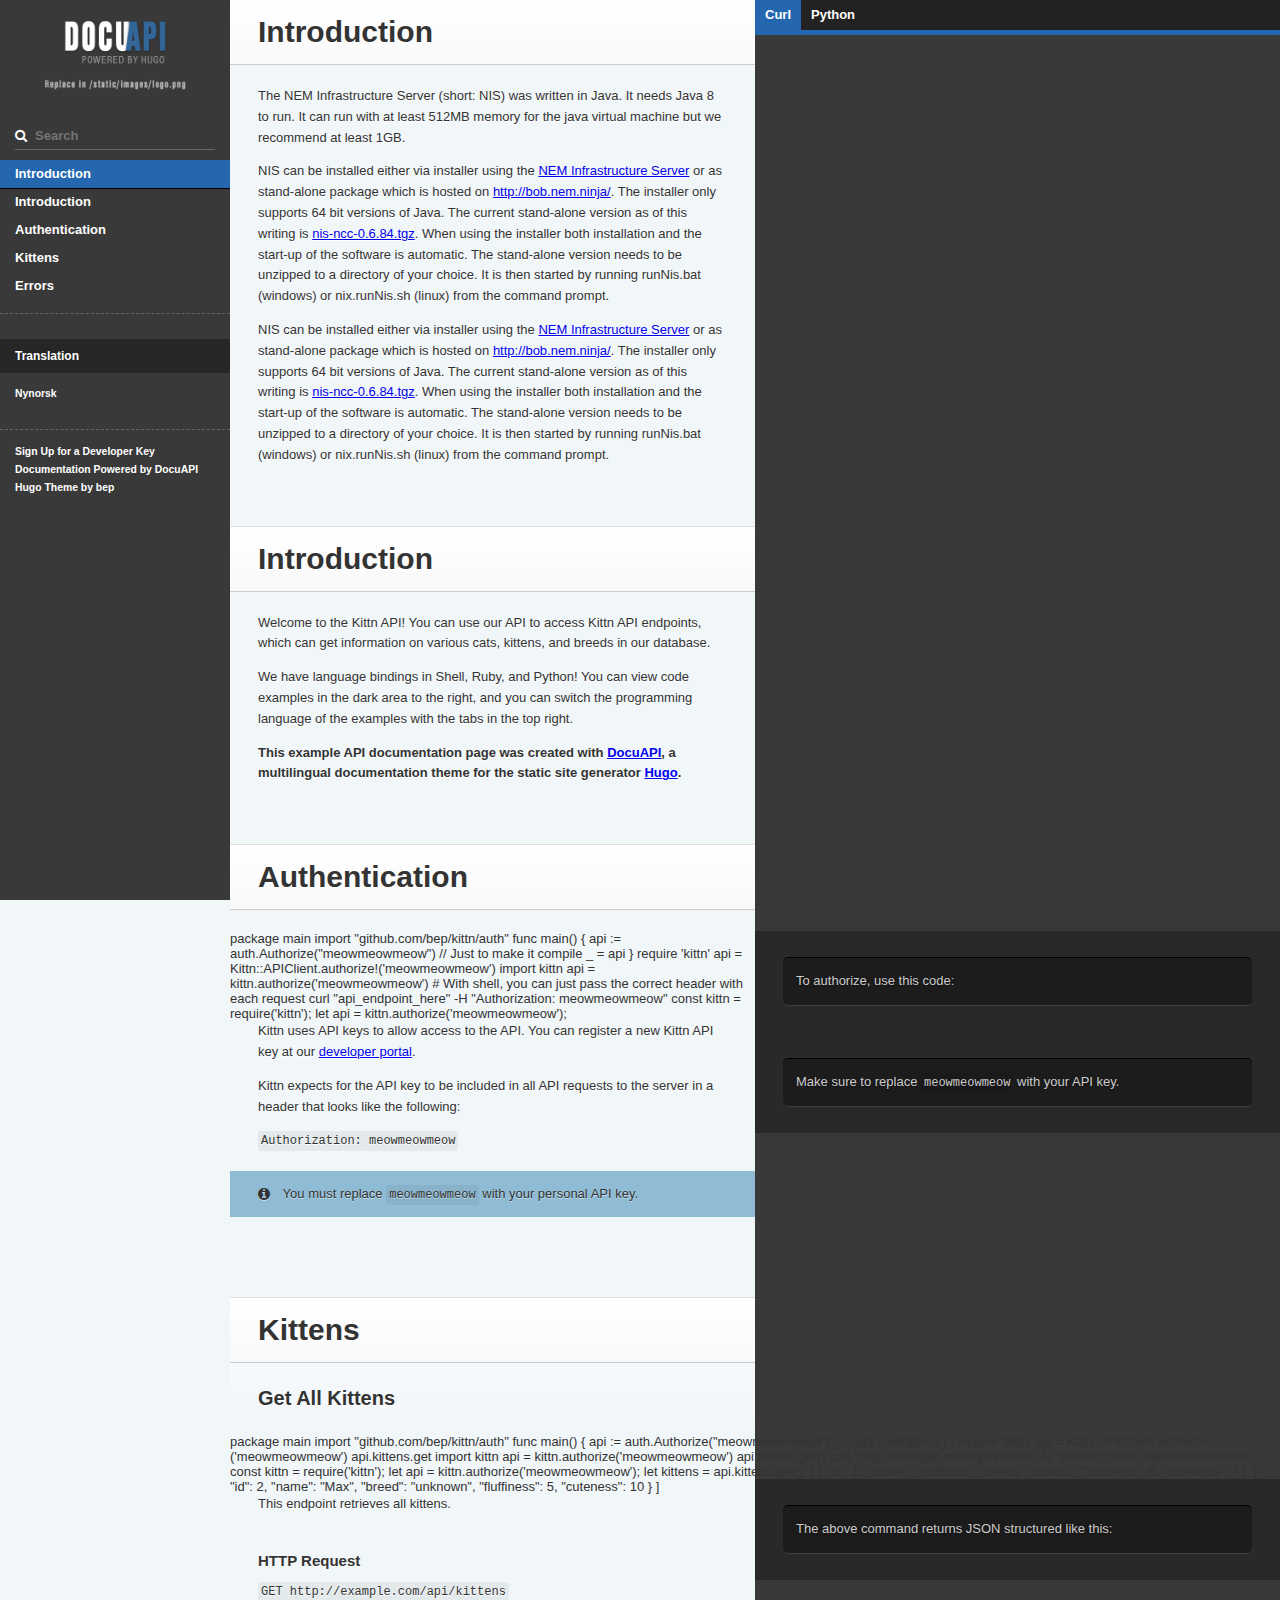
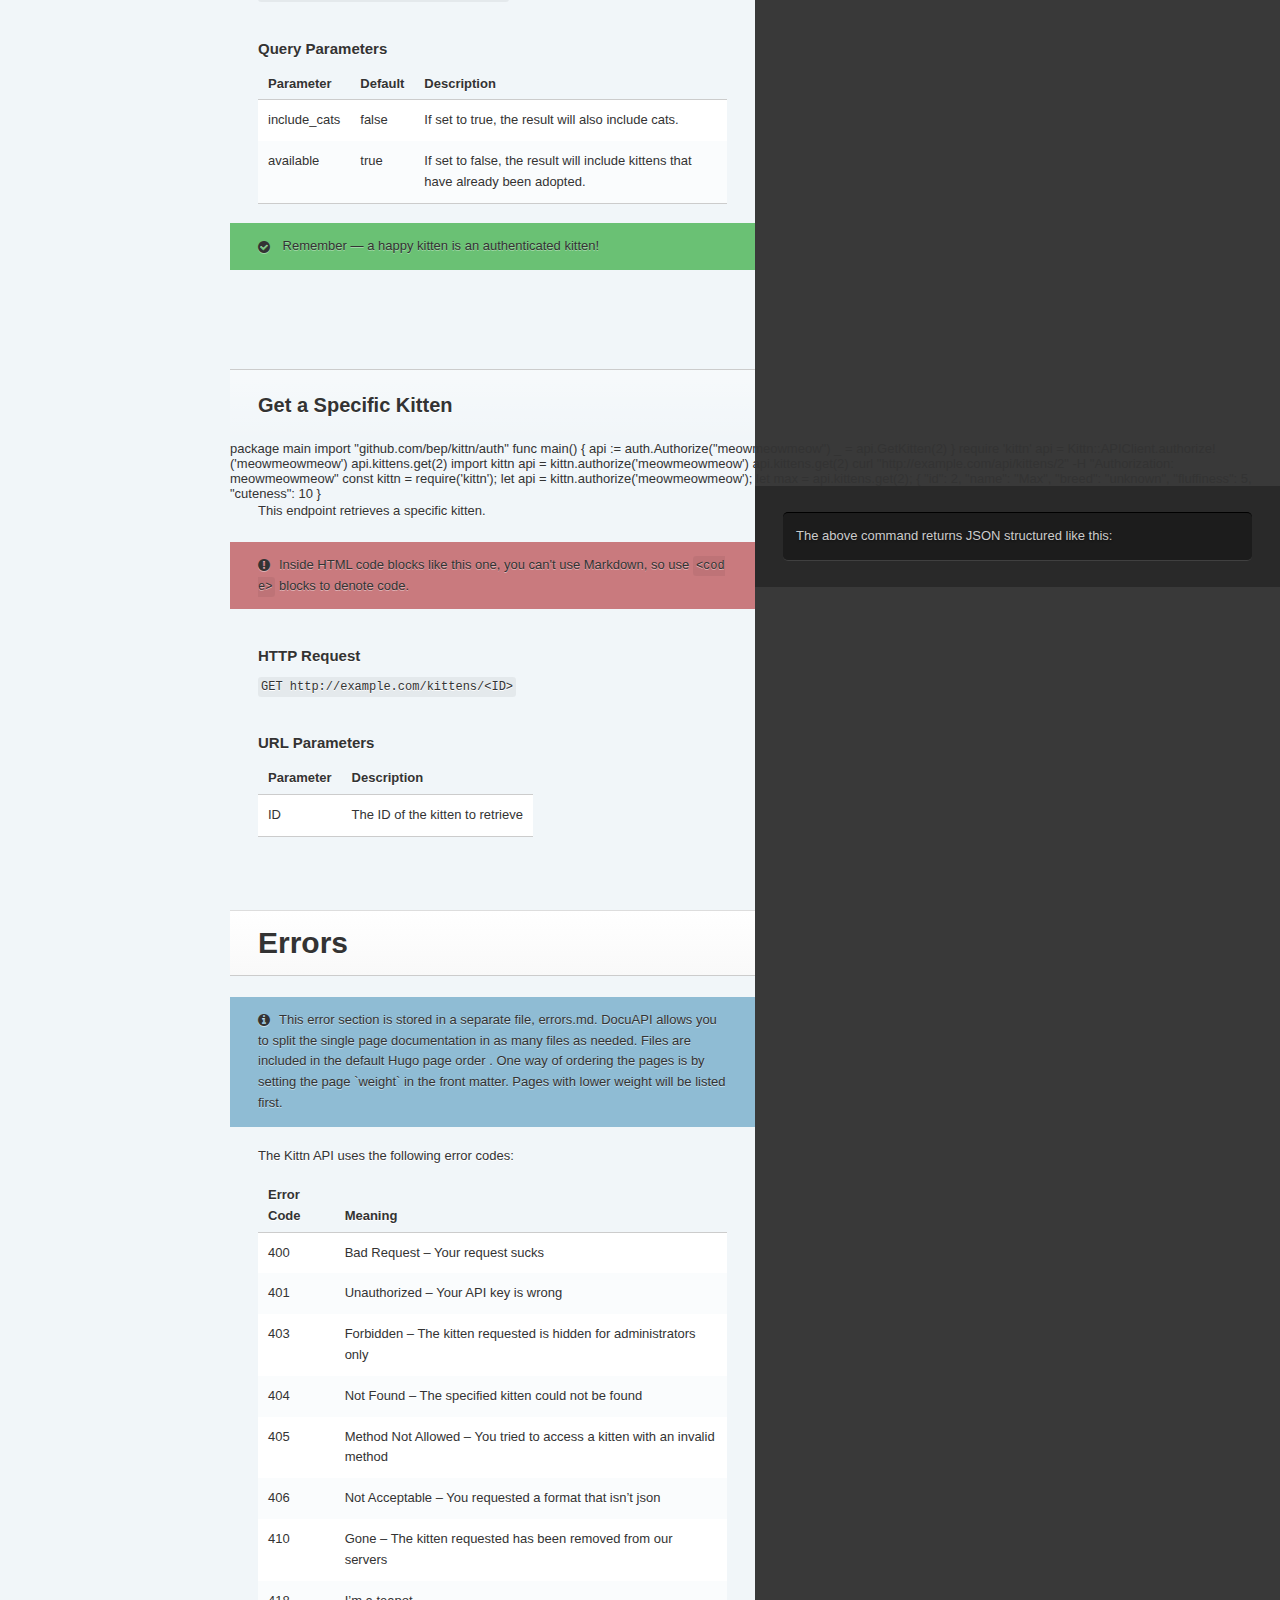
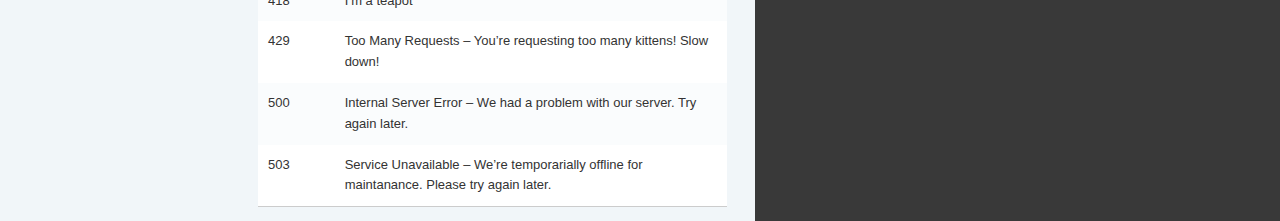
<file: index.html>
<!doctype html>
<html>
<head>
	<meta name="generator" content="Hugo 0.21" />
    <meta charset="utf-8">
    <meta content="IE=edge,chrome=1" http-equiv="X-UA-Compatible">
    <meta name="viewport" content="width=device-width, initial-scale=1, maximum-scale=1">
    <title>DocuAPI Example Site</title>
    <link href='slate/stylesheets/monokai.css' rel="stylesheet" media="screen" />
<link href='slate/stylesheets/screen.css' rel="stylesheet" media="screen" />
<link href='slate/stylesheets/print.css' rel="stylesheet" media="print" />

    
<script src='slate/javascripts/all.js'></script>

    
</head>
<body class="index" data-languages="[ &#34;curl&#34; ,  &#34;python&#34; ]">
    <a href="#" id="nav-button">
        <span>
        NAV
        <img src='slate/images/navbar.png'/>
      </span>
    </a>
    <div class="tocify-wrapper">
        <img src='images/logo.png' />
        
        <div class="lang-selector">
            
            <a href="#" data-language-name="curl">Curl</a>
            
            <a href="#" data-language-name="python">Python</a>
            
        </div>
         
        
        <div class="search">
            <input type="text" class="search" id="input-search" placeholder='Search'>
        </div>
        <ul class="search-results"></ul>
        
        <div id="toc">
        </div>
        
        <div class="toc-footer">
            <h3 class="translations-title">Translation</h3> 
            
<ul>
    
        <li><a href="http://docuapi.com/nn/">Nynorsk</a></li>
    
</ul>


        </div>
         
        
        <ul class="toc-footer">
            
            <li><a href='#'>Sign Up for a Developer Key</a></li>
            
            <li>Documentation Powered by <a href="https://github.com/bep/docuapi" target="_blank">DocuAPI</a></li>
            
            <li>Hugo Theme by <a href="https://github.com/bep" target="_blank">bep</a></li>
            
        </ul>
        
    </div>
    <div class="page-wrapper">
        <div class="dark-box"></div>
        <div class="content">
            
    
        

<h1 id="introduction">Introduction</h1>

<p>The NEM Infrastructure Server (short: NIS) was written in Java. It needs Java 8 to run. It can run with at least 512MB memory for the java virtual machine but we recommend at least 1GB.</p>

    
        <p>NIS can be installed either via installer using the <a href="http://bob.nem.ninja/installer/" target="_blank">NEM Infrastructure Server</a> or as stand-alone package which is hosted on <a href="http://bob.nem.ninja/" target="_blank">http://bob.nem.ninja/</a>. The installer only supports 64 bit versions of Java. The current stand-alone version as of this writing is <a href="http://bob.nem.ninja/nis-ncc-0.6.84.tgz" target="_blank">nis-ncc-0.6.84.tgz</a>. When using the installer both installation and the start-up of the software is automatic. The stand-alone version needs to be unzipped to a directory of your choice. It is then started by running runNis.bat (windows) or nix.runNis.sh (linux) from the command prompt.</p>

    
        <p>NIS can be installed either via installer using the <a href="http://bob.nem.ninja/installer/" target="_blank">NEM Infrastructure Server</a> or as stand-alone package which is hosted on <a href="http://bob.nem.ninja/" target="_blank">http://bob.nem.ninja/</a>. The installer only supports 64 bit versions of Java. The current stand-alone version as of this writing is <a href="http://bob.nem.ninja/nis-ncc-0.6.84.tgz" target="_blank">nis-ncc-0.6.84.tgz</a>. When using the installer both installation and the start-up of the software is automatic. The stand-alone version needs to be unzipped to a directory of your choice. It is then started by running runNis.bat (windows) or nix.runNis.sh (linux) from the command prompt.</p>

    
        

<h1 id="introduction">Introduction</h1>

<p>Welcome to the Kittn API! You can use our API to access Kittn API endpoints, which can get information on various cats, kittens, and breeds in our database.</p>

<p>We have language bindings in Shell, Ruby, and Python! You can view code examples in the dark area to the right, and you can switch the programming language of the examples with the tabs in the top right.</p>

<p><strong>This example API documentation page was created with <a href="https://github.com/bep/docuapi/" target="_blank">DocuAPI</a>, a multilingual documentation theme for the static site generator <a href="http://gohugo.io/" target="_blank">Hugo</a>.</strong></p>

<h1 id="authentication">Authentication</h1>

<blockquote>
<p>To authorize, use this code:</p>
</blockquote>
package main

import "github.com/bep/kittn/auth"

func main() {
	api := auth.Authorize("meowmeowmeow")

	// Just to make it compile
	_ = api
}
require 'kittn'

api = Kittn::APIClient.authorize!('meowmeowmeow')
import kittn

api = kittn.authorize('meowmeowmeow')
# With shell, you can just pass the correct header with each request
curl "api_endpoint_here"
  -H "Authorization: meowmeowmeow"
const kittn = require('kittn');

let api = kittn.authorize('meowmeowmeow');

<blockquote>
<p>Make sure to replace <code>meowmeowmeow</code> with your API key.</p>
</blockquote>

<p>Kittn uses API keys to allow access to the API. You can register a new Kittn API key at our <a href="http://example.com/developers" target="_blank">developer portal</a>.</p>

<p>Kittn expects for the API key to be included in all API requests to the server in a header that looks like the following:</p>

<p><code>Authorization: meowmeowmeow</code></p>

<aside class="notice">
You must replace <code>meowmeowmeow</code> with your personal API key.
</aside>

<h1 id="kittens">Kittens</h1>

<h2 id="get-all-kittens">Get All Kittens</h2>
package main

import "github.com/bep/kittn/auth"

func main() {
	api := auth.Authorize("meowmeowmeow")

	_ = api.GetKittens()
}
require 'kittn'

api = Kittn::APIClient.authorize!('meowmeowmeow')
api.kittens.get
import kittn

api = kittn.authorize('meowmeowmeow')
api.kittens.get()
curl "http://example.com/api/kittens"
  -H "Authorization: meowmeowmeow"
const kittn = require('kittn');

let api = kittn.authorize('meowmeowmeow');
let kittens = api.kittens.get();

<blockquote>
<p>The above command returns JSON structured like this:</p>
</blockquote>
[
  {
    "id": 1,
    "name": "Fluffums",
    "breed": "calico",
    "fluffiness": 6,
    "cuteness": 7
  },
  {
    "id": 2,
    "name": "Max",
    "breed": "unknown",
    "fluffiness": 5,
    "cuteness": 10
  }
]

<p>This endpoint retrieves all kittens.</p>

<h3 id="http-request">HTTP Request</h3>

<p><code>GET http://example.com/api/kittens</code></p>

<h3 id="query-parameters">Query Parameters</h3>

<table>
<thead>
<tr>
<th>Parameter</th>
<th>Default</th>
<th>Description</th>
</tr>
</thead>

<tbody>
<tr>
<td>include_cats</td>
<td>false</td>
<td>If set to true, the result will also include cats.</td>
</tr>

<tr>
<td>available</td>
<td>true</td>
<td>If set to false, the result will include kittens that have already been adopted.</td>
</tr>
</tbody>
</table>

<aside class="success">
Remember — a happy kitten is an authenticated kitten!
</aside>

<h2 id="get-a-specific-kitten">Get a Specific Kitten</h2>
package main

import "github.com/bep/kittn/auth"

func main() {
	api := auth.Authorize("meowmeowmeow")

	_ = api.GetKitten(2)
}
require 'kittn'

api = Kittn::APIClient.authorize!('meowmeowmeow')
api.kittens.get(2)
import kittn

api = kittn.authorize('meowmeowmeow')
api.kittens.get(2)
curl "http://example.com/api/kittens/2"
  -H "Authorization: meowmeowmeow"
const kittn = require('kittn');

let api = kittn.authorize('meowmeowmeow');
let max = api.kittens.get(2);

<blockquote>
<p>The above command returns JSON structured like this:</p>
</blockquote>
{
  "id": 2,
  "name": "Max",
  "breed": "unknown",
  "fluffiness": 5,
  "cuteness": 10
}

<p>This endpoint retrieves a specific kitten.</p>

<aside class="warning">Inside HTML code blocks like this one, you can't use Markdown, so use <code>&lt;code&gt;</code> blocks to denote code.</aside>

<h3 id="http-request-1">HTTP Request</h3>

<p><code>GET http://example.com/kittens/&lt;ID&gt;</code></p>

<h3 id="url-parameters">URL Parameters</h3>

<table>
<thead>
<tr>
<th>Parameter</th>
<th>Description</th>
</tr>
</thead>

<tbody>
<tr>
<td>ID</td>
<td>The ID of the kitten to retrieve</td>
</tr>
</tbody>
</table>

    
        

<h1 id="errors">Errors</h1>

<aside class="notice">This error section is stored in a separate file, errors.md. DocuAPI allows you to split the single page documentation in as many files as needed. Files are included in the  default Hugo page order . One way of ordering the pages is by setting the page `weight` in the front matter. Pages with lower weight will be listed first.</aside>

<p>The Kittn API uses the following error codes:</p>

<table>
<thead>
<tr>
<th>Error Code</th>
<th>Meaning</th>
</tr>
</thead>

<tbody>
<tr>
<td>400</td>
<td>Bad Request &ndash; Your request sucks</td>
</tr>

<tr>
<td>401</td>
<td>Unauthorized &ndash; Your API key is wrong</td>
</tr>

<tr>
<td>403</td>
<td>Forbidden &ndash; The kitten requested is hidden for administrators only</td>
</tr>

<tr>
<td>404</td>
<td>Not Found &ndash; The specified kitten could not be found</td>
</tr>

<tr>
<td>405</td>
<td>Method Not Allowed &ndash; You tried to access a kitten with an invalid method</td>
</tr>

<tr>
<td>406</td>
<td>Not Acceptable &ndash; You requested a format that isn&rsquo;t json</td>
</tr>

<tr>
<td>410</td>
<td>Gone &ndash; The kitten requested has been removed from our servers</td>
</tr>

<tr>
<td>418</td>
<td>I&rsquo;m a teapot</td>
</tr>

<tr>
<td>429</td>
<td>Too Many Requests &ndash; You&rsquo;re requesting too many kittens! Slow down!</td>
</tr>

<tr>
<td>500</td>
<td>Internal Server Error &ndash; We had a problem with our server. Try again later.</td>
</tr>

<tr>
<td>503</td>
<td>Service Unavailable &ndash; We&rsquo;re temporarially offline for maintanance. Please try again later.</td>
</tr>
</tbody>
</table>

    

        </div>
        <div class="dark-box">
            
            <div class="lang-selector">
                
                <a href="#" data-language-name="curl">Curl</a>
                
                <a href="#" data-language-name="python">Python</a>
                
            </div>
            
        </div>
    </div>
    
</body>
</html>
</file>
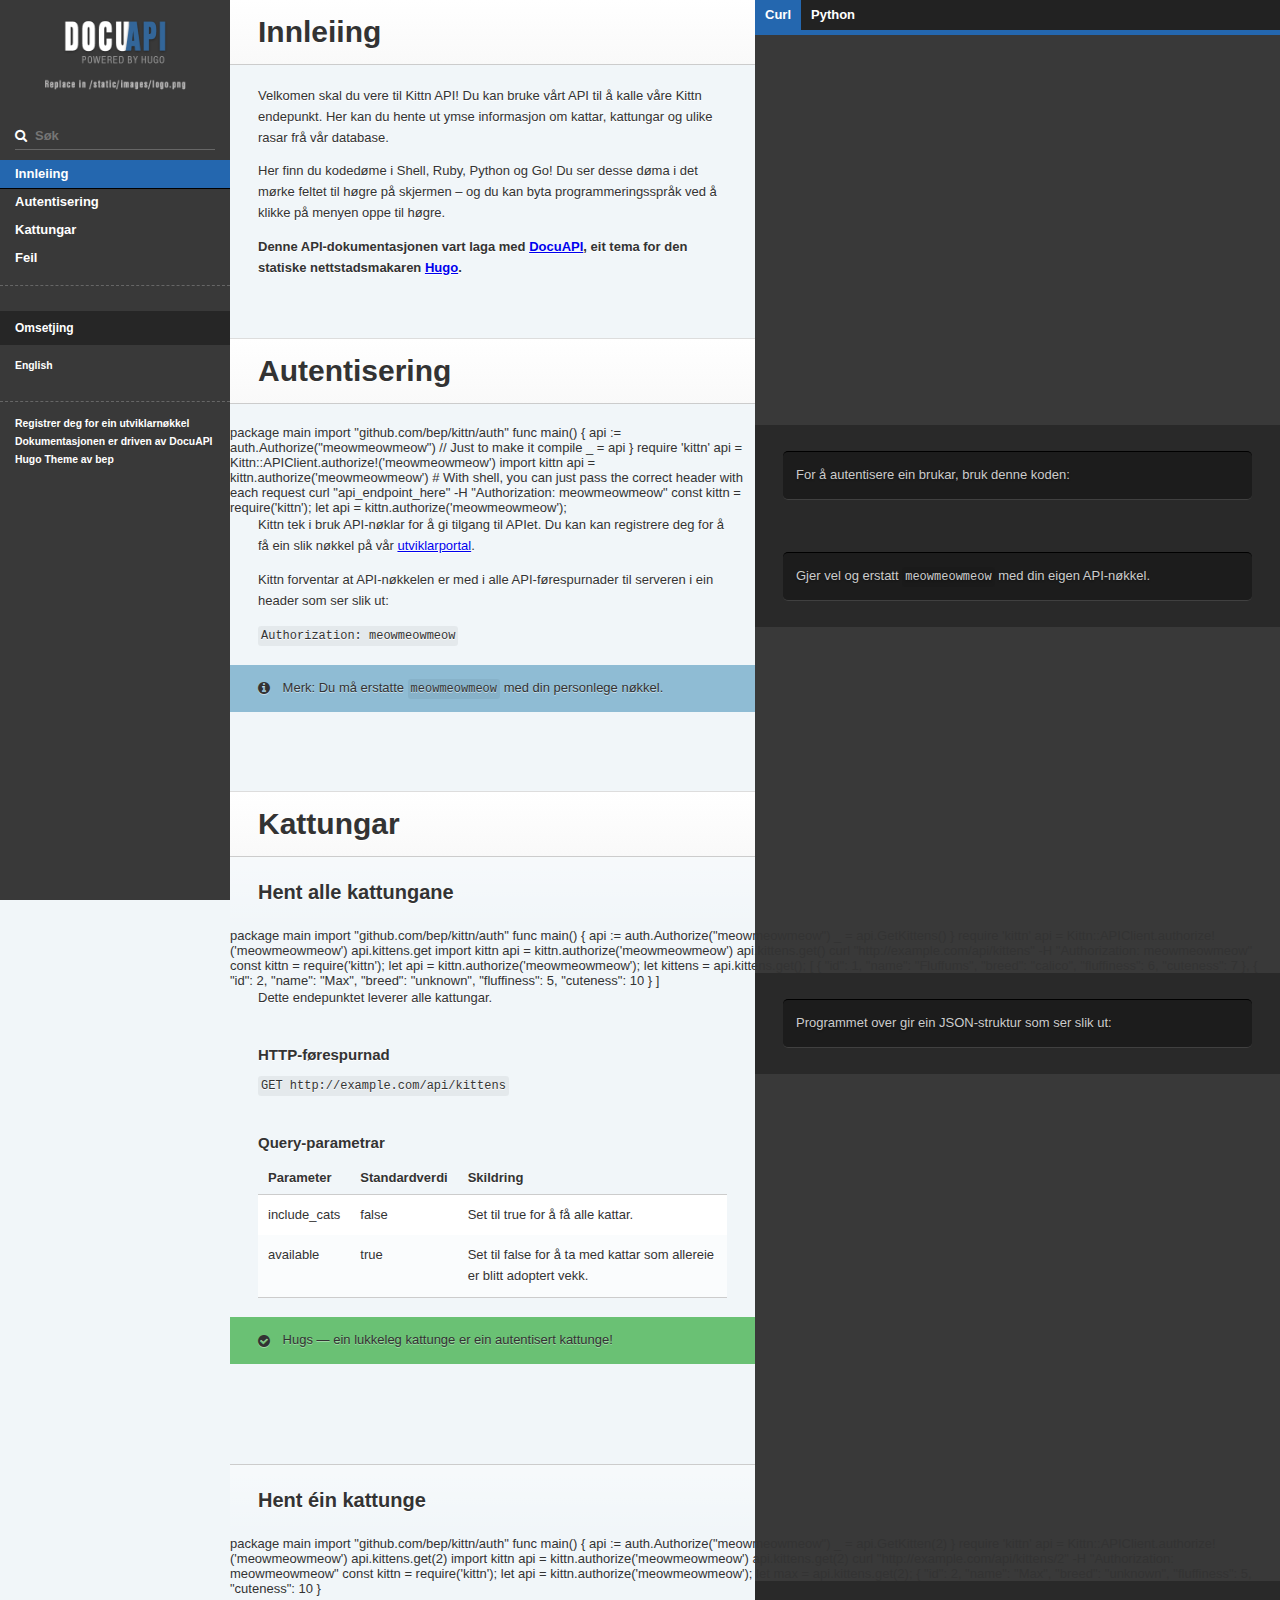
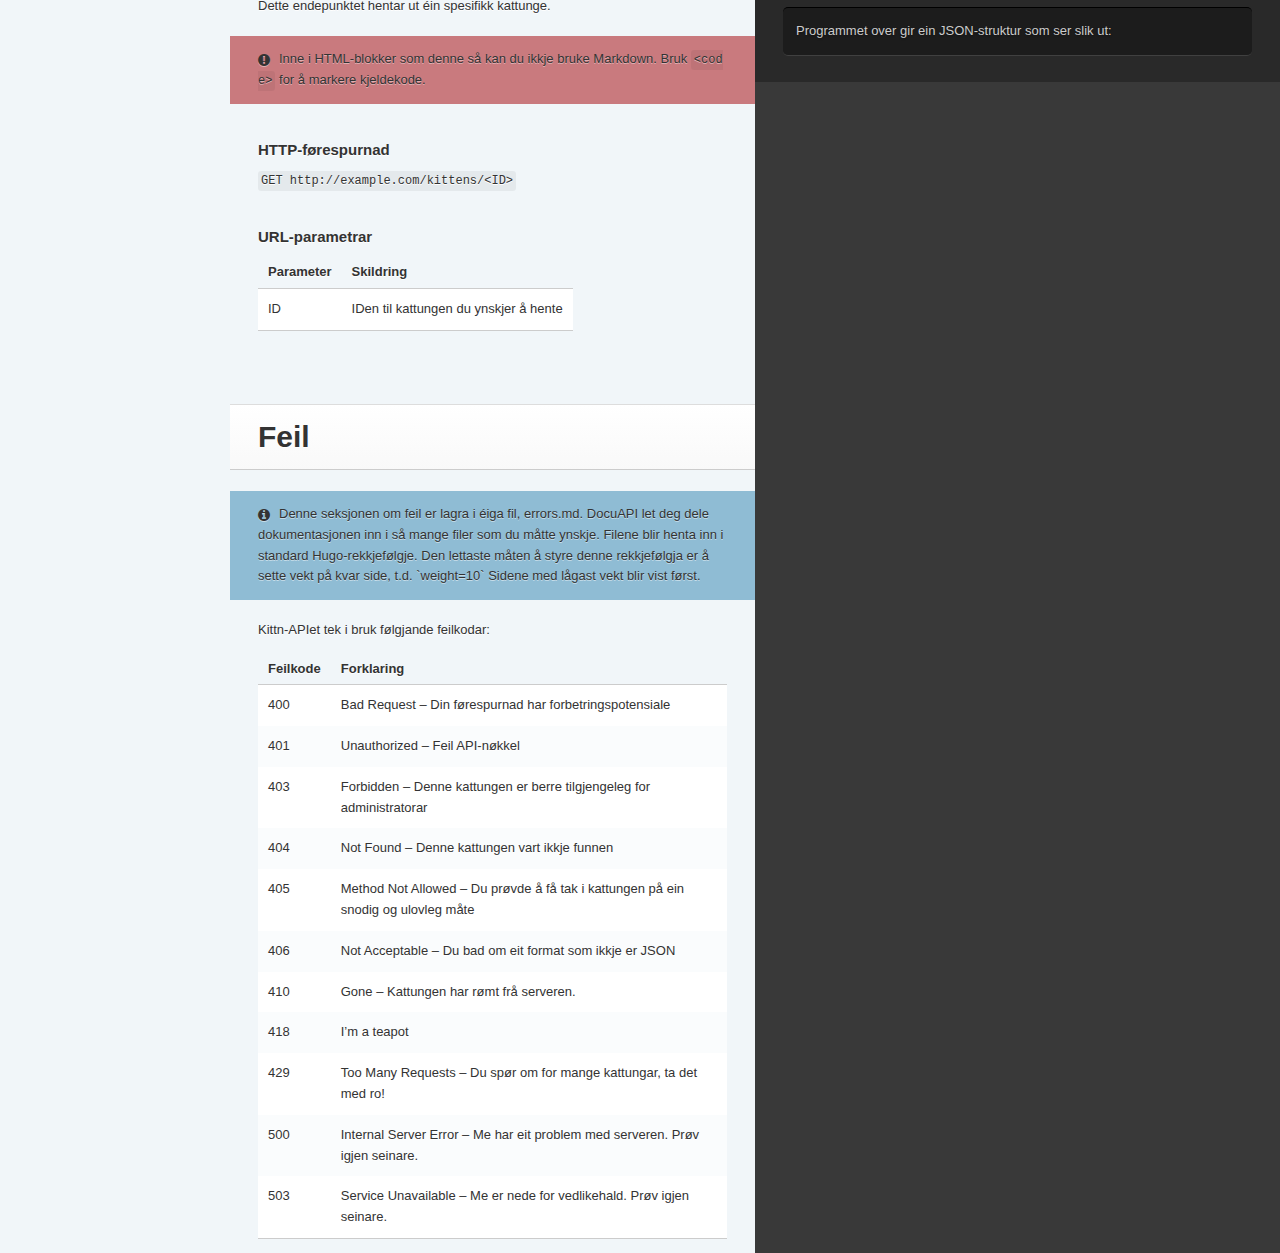
<file: nn/index.html>
<!doctype html>
<html>
<head>
	<meta name="generator" content="Hugo 0.21" />
    <meta charset="utf-8">
    <meta content="IE=edge,chrome=1" http-equiv="X-UA-Compatible">
    <meta name="viewport" content="width=device-width, initial-scale=1, maximum-scale=1">
    <title>DocuAPI-døme</title>
    <link href='/slate/stylesheets/monokai.css' rel="stylesheet" media="screen" />
<link href='/slate/stylesheets/screen.css' rel="stylesheet" media="screen" />
<link href='/slate/stylesheets/print.css' rel="stylesheet" media="print" />

    
<script src='/slate/javascripts/all.js'></script>

    
</head>
<body class="index" data-languages="[ &#34;curl&#34; ,  &#34;python&#34; ]">
    <a href="#" id="nav-button">
        <span>
        NAV
        <img src='/slate/images/navbar.png'/>
      </span>
    </a>
    <div class="tocify-wrapper">
        <img src='/images/logo.png' />
        
        <div class="lang-selector">
            
            <a href="#" data-language-name="curl">Curl</a>
            
            <a href="#" data-language-name="python">Python</a>
            
        </div>
         
        
        <div class="search">
            <input type="text" class="search" id="input-search" placeholder='Søk'>
        </div>
        <ul class="search-results"></ul>
        
        <div id="toc">
        </div>
        
        <div class="toc-footer">
            <h3 class="translations-title">Omsetjing</h3> 
            
<ul>
    
        <li><a href="http://docuapi.com/">English</a></li>
    
</ul>


        </div>
         
        
        <ul class="toc-footer">
            
            <li><a href='#'>Registrer deg for ein utviklarnøkkel</a></li>
            
            <li>Dokumentasjonen er driven av <a href="https://github.com/bep/docuapi" target="_blank">DocuAPI</a></li>
            
            <li>Hugo Theme av <a href="https://github.com/bep" target="_blank">bep</a></li>
            
        </ul>
        
    </div>
    <div class="page-wrapper">
        <div class="dark-box"></div>
        <div class="content">
            
    
        

<h1 id="innleiing">Innleiing</h1>

<p>Velkomen skal du vere til Kittn API! Du kan bruke vårt API til å kalle våre Kittn endepunkt. Her kan du hente ut ymse informasjon om kattar, kattungar og ulike rasar frå vår database.</p>

<p>Her finn du kodedøme i Shell, Ruby, Python og Go! Du ser desse døma i det mørke feltet til høgre på skjermen &ndash; og du kan byta programmeringsspråk ved å klikke på menyen oppe til høgre.</p>

<p><strong>Denne API-dokumentasjonen vart laga med  <a href="https://github.com/bep/docuapi/" target="_blank">DocuAPI</a>,  eit tema for den statiske nettstadsmakaren <a href="http://gohugo.io/" target="_blank">Hugo</a>.</strong></p>

<h1 id="autentisering">Autentisering</h1>

<blockquote>
<p>For å autentisere ein brukar, bruk denne koden:</p>
</blockquote>
package main

import "github.com/bep/kittn/auth"

func main() {
	api := auth.Authorize("meowmeowmeow")

	// Just to make it compile
	_ = api
}
require 'kittn'

api = Kittn::APIClient.authorize!('meowmeowmeow')
import kittn

api = kittn.authorize('meowmeowmeow')
# With shell, you can just pass the correct header with each request
curl "api_endpoint_here"
  -H "Authorization: meowmeowmeow"
const kittn = require('kittn');

let api = kittn.authorize('meowmeowmeow');

<blockquote>
<p>Gjer vel og erstatt <code>meowmeowmeow</code> med din eigen API-nøkkel.</p>
</blockquote>

<p>Kittn tek i bruk API-nøklar for å gi tilgang til APIet. Du kan kan registrere deg for å få ein slik nøkkel på vår  <a href="http://example.com/developers" target="_blank">utviklarportal</a>.</p>

<p>Kittn forventar at API-nøkkelen er med i alle API-førespurnader til serveren i ein header som ser slik ut:</p>

<p><code>Authorization: meowmeowmeow</code></p>

<aside class="notice">
Merk:  Du må erstatte <code>meowmeowmeow</code> med din personlege nøkkel.</aside>

<h1 id="kattungar">Kattungar</h1>

<h2 id="hent-alle-kattungane">Hent alle kattungane</h2>
package main

import "github.com/bep/kittn/auth"

func main() {
	api := auth.Authorize("meowmeowmeow")

	_ = api.GetKittens()
}
require 'kittn'

api = Kittn::APIClient.authorize!('meowmeowmeow')
api.kittens.get
import kittn

api = kittn.authorize('meowmeowmeow')
api.kittens.get()
curl "http://example.com/api/kittens"
  -H "Authorization: meowmeowmeow"
const kittn = require('kittn');

let api = kittn.authorize('meowmeowmeow');
let kittens = api.kittens.get();

<blockquote>
<p>Programmet over gir ein JSON-struktur som ser slik ut:</p>
</blockquote>
[
  {
    "id": 1,
    "name": "Fluffums",
    "breed": "calico",
    "fluffiness": 6,
    "cuteness": 7
  },
  {
    "id": 2,
    "name": "Max",
    "breed": "unknown",
    "fluffiness": 5,
    "cuteness": 10
  }
]

<p>Dette endepunktet leverer alle kattungar.</p>

<h3 id="http-førespurnad">HTTP-førespurnad</h3>

<p><code>GET http://example.com/api/kittens</code></p>

<h3 id="query-parametrar">Query-parametrar</h3>

<table>
<thead>
<tr>
<th>Parameter</th>
<th>Standardverdi</th>
<th>Skildring</th>
</tr>
</thead>

<tbody>
<tr>
<td>include_cats</td>
<td>false</td>
<td>Set til true for å få alle kattar.</td>
</tr>

<tr>
<td>available</td>
<td>true</td>
<td>Set til false for å ta med kattar som allereie er blitt adoptert vekk.</td>
</tr>
</tbody>
</table>

<aside class="success">
Hugs — ein lukkeleg kattunge er ein autentisert kattunge!
</aside>

<h2 id="hent-éin-kattunge">Hent éin kattunge</h2>
package main

import "github.com/bep/kittn/auth"

func main() {
	api := auth.Authorize("meowmeowmeow")

	_ = api.GetKitten(2)
}
require 'kittn'

api = Kittn::APIClient.authorize!('meowmeowmeow')
api.kittens.get(2)
import kittn

api = kittn.authorize('meowmeowmeow')
api.kittens.get(2)
curl "http://example.com/api/kittens/2"
  -H "Authorization: meowmeowmeow"
const kittn = require('kittn');

let api = kittn.authorize('meowmeowmeow');
let max = api.kittens.get(2);

<blockquote>
<p>Programmet over gir ein JSON-struktur som ser slik ut:</p>
</blockquote>
{
  "id": 2,
  "name": "Max",
  "breed": "unknown",
  "fluffiness": 5,
  "cuteness": 10
}

<p>Dette endepunktet hentar ut éin spesifikk kattunge.</p>

<aside class="warning">Inne i HTML-blokker som denne så kan du ikkje bruke Markdown.  Bruk <code>&lt;code&gt;</code> for å markere kjeldekode.</aside>

<h3 id="http-førespurnad-1">HTTP-førespurnad</h3>

<p><code>GET http://example.com/kittens/&lt;ID&gt;</code></p>

<h3 id="url-parametrar">URL-parametrar</h3>

<table>
<thead>
<tr>
<th>Parameter</th>
<th>Skildring</th>
</tr>
</thead>

<tbody>
<tr>
<td>ID</td>
<td>IDen til kattungen du ynskjer å hente</td>
</tr>
</tbody>
</table>

    
        

<h1 id="feil">Feil</h1>

<aside class="notice">Denne seksjonen om feil er lagra i éiga fil, errors.md. DocuAPI let deg dele dokumentasjonen inn i så mange filer som du måtte ynskje. Filene blir henta inn i standard Hugo-rekkjefølgje. Den lettaste måten å styre denne rekkjefølgja er å sette vekt på kvar side, t.d. `weight=10` Sidene med lågast vekt blir vist først.</aside>

<p>Kittn-APIet tek i bruk følgjande feilkodar:</p>

<table>
<thead>
<tr>
<th>Feilkode</th>
<th>Forklaring</th>
</tr>
</thead>

<tbody>
<tr>
<td>400</td>
<td>Bad Request &ndash; Din førespurnad har forbetringspotensiale</td>
</tr>

<tr>
<td>401</td>
<td>Unauthorized &ndash; Feil API-nøkkel</td>
</tr>

<tr>
<td>403</td>
<td>Forbidden &ndash; Denne kattungen er berre tilgjengeleg for administratorar</td>
</tr>

<tr>
<td>404</td>
<td>Not Found &ndash; Denne kattungen vart ikkje funnen</td>
</tr>

<tr>
<td>405</td>
<td>Method Not Allowed &ndash; Du prøvde å få tak i kattungen på ein snodig og ulovleg måte</td>
</tr>

<tr>
<td>406</td>
<td>Not Acceptable &ndash; Du bad om eit format som ikkje er  JSON</td>
</tr>

<tr>
<td>410</td>
<td>Gone &ndash; Kattungen har rømt frå serveren.</td>
</tr>

<tr>
<td>418</td>
<td>I&rsquo;m a teapot</td>
</tr>

<tr>
<td>429</td>
<td>Too Many Requests &ndash; Du spør om for mange kattungar, ta det med ro!</td>
</tr>

<tr>
<td>500</td>
<td>Internal Server Error &ndash; Me har eit problem med serveren. Prøv igjen seinare.</td>
</tr>

<tr>
<td>503</td>
<td>Service Unavailable &ndash; Me er nede for vedlikehald. Prøv igjen seinare.</td>
</tr>
</tbody>
</table>

    

        </div>
        <div class="dark-box">
            
            <div class="lang-selector">
                
                <a href="#" data-language-name="curl">Curl</a>
                
                <a href="#" data-language-name="python">Python</a>
                
            </div>
            
        </div>
    </div>
    
</body>
</html>
</file>
<file: slate/stylesheets/monokai.css>
.highlight pre{background-color:#272822}.highlight .hll{background-color:#272822}.highlight .c{color:#75715e}.highlight .err{color:#960050;background-color:#1e0010}.highlight .k{color:#66d9ef}.highlight .l{color:#ae81ff}.highlight .n{color:#f8f8f2}.highlight .o{color:#f92672}.highlight .p{color:#f8f8f2}.highlight .cm{color:#75715e}.highlight .cp{color:#75715e}.highlight .c1{color:#75715e}.highlight .cs{color:#75715e}.highlight .ge{font-style:italic}.highlight .gs{font-weight:bold}.highlight .kc{color:#66d9ef}.highlight .kd{color:#66d9ef}.highlight .kn{color:#f92672}.highlight .kp{color:#66d9ef}.highlight .kr{color:#66d9ef}.highlight .kt{color:#66d9ef}.highlight .ld{color:#e6db74}.highlight .m{color:#ae81ff}.highlight .s{color:#e6db74}.highlight .na{color:#a6e22e}.highlight .nb{color:#f8f8f2}.highlight .nc{color:#a6e22e}.highlight .no{color:#66d9ef}.highlight .nd{color:#a6e22e}.highlight .ni{color:#f8f8f2}.highlight .ne{color:#a6e22e}.highlight .nf{color:#a6e22e}.highlight .nl{color:#f8f8f2}.highlight .nn{color:#f8f8f2}.highlight .nx{color:#a6e22e}.highlight .py{color:#f8f8f2}.highlight .nt{color:#f92672}.highlight .nv{color:#f8f8f2}.highlight .ow{color:#f92672}.highlight .w{color:#f8f8f2}.highlight .mf{color:#ae81ff}.highlight .mh{color:#ae81ff}.highlight .mi{color:#ae81ff}.highlight .mo{color:#ae81ff}.highlight .sb{color:#e6db74}.highlight .sc{color:#e6db74}.highlight .sd{color:#e6db74}.highlight .s2{color:#e6db74}.highlight .se{color:#ae81ff}.highlight .sh{color:#e6db74}.highlight .si{color:#e6db74}.highlight .sx{color:#e6db74}.highlight .sr{color:#e6db74}.highlight .s1{color:#e6db74}.highlight .ss{color:#e6db74}.highlight .bp{color:#f8f8f2}.highlight .vc{color:#f8f8f2}.highlight .vg{color:#f8f8f2}.highlight .vi{color:#f8f8f2}.highlight .il{color:#ae81ff}.highlight .gu{color:#75715e}.highlight .gd{color:#f92672}.highlight .gi{color:#a6e22e}
</file>
<file: slate/stylesheets/screen.css>
﻿/*! normalize.css v3.0.2 | MIT License | git.io/normalize */html{font-family:sans-serif;-ms-text-size-adjust:100%;-webkit-text-size-adjust:100%}body{margin:0}article,aside,details,figcaption,figure,footer,header,hgroup,main,menu,nav,section,summary{display:block}audio,canvas,progress,video{display:inline-block;vertical-align:baseline}audio:not([controls]){display:none;height:0}[hidden],template{display:none}a{background-color:transparent}a:active,a:hover{outline:0}abbr[title]{border-bottom:1px dotted}b,strong{font-weight:bold}dfn{font-style:italic}h1{font-size:2em;margin:0.67em 0}mark{background:#ff0;color:#000}small{font-size:80%}sub,sup{font-size:75%;line-height:0;position:relative;vertical-align:baseline}sup{top:-0.5em}sub{bottom:-0.25em}img{border:0}svg:not(:root){overflow:hidden}figure{margin:1em 40px}hr{-moz-box-sizing:content-box;box-sizing:content-box;height:0}pre{overflow:auto}code,kbd,pre,samp{font-family:monospace, monospace;font-size:1em}button,input,optgroup,select,textarea{color:inherit;font:inherit;margin:0}button{overflow:visible}button,select{text-transform:none}button,html input[type="button"],input[type="reset"],input[type="submit"]{-webkit-appearance:button;cursor:pointer}button[disabled],html input[disabled]{cursor:default}button::-moz-focus-inner,input::-moz-focus-inner{border:0;padding:0}input{line-height:normal}input[type="checkbox"],input[type="radio"]{box-sizing:border-box;padding:0}input[type="number"]::-webkit-inner-spin-button,input[type="number"]::-webkit-outer-spin-button{height:auto}input[type="search"]{-webkit-appearance:textfield;-moz-box-sizing:content-box;-webkit-box-sizing:content-box;box-sizing:content-box}input[type="search"]::-webkit-search-cancel-button,input[type="search"]::-webkit-search-decoration{-webkit-appearance:none}fieldset{border:1px solid #c0c0c0;margin:0 2px;padding:0.35em 0.625em 0.75em}legend{border:0;padding:0}textarea{overflow:auto}optgroup{font-weight:bold}table{border-collapse:collapse;border-spacing:0}td,th{padding:0}.content h1,.content h2,.content h3,.content h4,.content h5,.content h6,html,body{font-family:"Helvetica Neue", Helvetica, Arial, "Microsoft Yahei","微软雅黑", STXihei, "华文细黑", sans-serif;font-size:13px}.content h1,.content h2,.content h3,.content h4,.content h5,.content h6{font-weight:bold}.content code,.content pre{font-family:Consolas, Menlo, Monaco, "Lucida Console", "Liberation Mono", "DejaVu Sans Mono", "Bitstream Vera Sans Mono", "Courier New", monospace, serif;font-size:12px;line-height:1.5}.content code{word-break:break-all;hyphens:auto}@font-face{font-family:'slate';src:font-url("slate.eot?-syv14m");src:font-url("slate.eot?#iefix-syv14m") format("embedded-opentype"),font-url("slate.woff2?-syv14m") format("woff2"),font-url("slate.woff?-syv14m") format("woff"),font-url("slate.ttf?-syv14m") format("truetype"),font-url("slate.svg?-syv14m#slate") format("svg");font-weight:normal;font-style:normal}.content aside.warning:before,.content aside.notice:before,.content aside.success:before,.tocify-wrapper>.search:before{font-family:'slate';speak:none;font-style:normal;font-weight:normal;font-variant:normal;text-transform:none;line-height:1}.content aside.warning:before{content:"\e600"}.content aside.notice:before{content:"\e602"}.content aside.success:before{content:"\e606"}.tocify-wrapper>.search:before{content:"\e607"}.content>div.highlight{clear:none}.toc-footer .translations-title{background-color:#262626;padding:10px 15px;color:#fff;font-size:12px}@font-face{font-family:'slate';src:url(/fonts/slate.eot?-syv14m);src:url(../fonts/slate.eot?#iefix-syv14m) format("embedded-opentype"),url(../fonts/slate.woff2?-syv14m) format("woff2"),url(../fonts/slate.woff?-syv14m) format("woff"),url(../fonts/slate.ttf?-syv14m) format("truetype"),url(../fonts/slate.svg?-syv14m#slate) format("svg");font-weight:normal;font-style:normal}html,body{color:#333;padding:0;margin:0;-webkit-font-smoothing:antialiased;-moz-osx-font-smoothing:grayscale;background-color:#f1f6f9;height:100%;-webkit-text-size-adjust:none}#toc>ul>li>a>span{float:right;background-color:#2484FF;border-radius:40px;width:20px}.tocify-wrapper{transition:left 0.3s ease-in-out;overflow-y:auto;overflow-x:hidden;position:fixed;z-index:30;top:0;left:0;bottom:0;width:230px;background-color:#393939;font-size:13px;font-weight:bold}.tocify-wrapper .lang-selector{display:none}.tocify-wrapper .lang-selector a{padding-top:0.5em;padding-bottom:0.5em}.tocify-wrapper>img{display:block;max-width:100%}.tocify-wrapper>.search{position:relative}.tocify-wrapper>.search input{background:#393939;border-width:0 0 1px 0;border-color:#666;padding:6px 0 6px 20px;box-sizing:border-box;margin:10px 15px;width:200px;outline:none;color:#fff;border-radius:0}.tocify-wrapper>.search:before{position:absolute;top:17px;left:15px;color:#fff}.tocify-wrapper img+.tocify,.tocify-wrapper .lang-selector+.tocify{margin-top:20px}.tocify-wrapper .search-results{margin-top:0;box-sizing:border-box;height:0;overflow-y:auto;overflow-x:hidden;transition-property:height, margin;transition-duration:180ms;transition-timing-function:ease-in-out;background:linear-gradient(to bottom, rgba(0,0,0,0.2), transparent 8px),linear-gradient(to top, rgba(0,0,0,0.2), transparent 8px),linear-gradient(to bottom, #000, transparent 1.5px),linear-gradient(to top, #939393, rgba(147,147,147,0) 1.5px),#262626}.tocify-wrapper .search-results.visible{height:30%;margin-bottom:1em}.tocify-wrapper .search-results li{margin:1em 15px;line-height:1}.tocify-wrapper .search-results a{color:#fff;text-decoration:none}.tocify-wrapper .search-results a:hover{text-decoration:underline}.tocify-wrapper .tocify-item>a,.tocify-wrapper .toc-footer li{padding:0 15px 0 15px;display:block;overflow-x:hidden;white-space:nowrap;text-overflow:ellipsis}.tocify-wrapper ul,.tocify-wrapper li{list-style:none;margin:0;padding:0;line-height:28px}.tocify-wrapper li{color:#fff;transition-property:background;transition-timing-function:linear;transition-duration:230ms}.tocify-wrapper .tocify-focus{box-shadow:0px 1px 0px #000;background-color:#2467af;color:#fff}.tocify-wrapper .tocify-subheader{display:none;background-color:#262626;font-weight:500;background:linear-gradient(to bottom, rgba(0,0,0,0.2), transparent 8px),linear-gradient(to top, rgba(0,0,0,0.2), transparent 8px),linear-gradient(to bottom, #000, transparent 1.5px),linear-gradient(to top, #939393, rgba(147,147,147,0) 1.5px),#262626}.tocify-wrapper .tocify-subheader .tocify-item>a{padding-left:25px;font-size:12px}.tocify-wrapper .tocify-subheader>li:last-child{box-shadow:none}.tocify-wrapper .toc-footer{padding:1em 0;margin-top:1em;border-top:1px dashed #666}.tocify-wrapper .toc-footer li,.tocify-wrapper .toc-footer a{color:#fff;text-decoration:none}.tocify-wrapper .toc-footer a:hover{text-decoration:underline}.tocify-wrapper .toc-footer li{font-size:0.8em;line-height:1.7;text-decoration:none}#nav-button{padding:0 1.5em 5em 0;display:none;position:fixed;top:0;left:0;z-index:100;color:#000;text-decoration:none;font-weight:bold;opacity:0.7;line-height:16px;transition:left 0.3s ease-in-out}#nav-button span{display:block;padding:6px 6px 6px;background-color:rgba(241,246,249,0.7);transform-origin:0 0;transform:rotate(-90deg) translate(-100%, 0);border-radius:0 0 0 5px}#nav-button img{height:16px;vertical-align:bottom}#nav-button:hover{opacity:1}#nav-button.open{left:230px}.page-wrapper{margin-left:230px;position:relative;z-index:10;background-color:#f1f6f9;min-height:100%;padding-bottom:1px}.page-wrapper .dark-box{width:50%;background-color:#393939;position:absolute;right:0;top:0;bottom:0}.page-wrapper .lang-selector{position:fixed;z-index:50;border-bottom:5px solid #2467af}.lang-selector{background-color:#222;width:100%;font-weight:bold}.lang-selector a{display:block;float:left;color:#fff;text-decoration:none;padding:0 10px;line-height:30px;outline:0}.lang-selector a:active,.lang-selector a:focus{background-color:#111;color:#fff}.lang-selector a.active{background-color:#2467af;color:#fff}.lang-selector:after{content:'';clear:both;display:block}.content{position:relative;z-index:30}.content:after{content:'';display:block;clear:both}.content>h1,.content>h2,.content>h3,.content>h4,.content>h5,.content>h6,.content>p,.content>table,.content>ul,.content>ol,.content>aside,.content>dl{margin-right:50%;padding:0 28px;box-sizing:border-box;display:block;text-shadow:0px 1px 0px #fff}.content>ul,.content>ol{padding-left:43px}.content>h1,.content>h2,.content>div{clear:both}.content h1{font-size:30px;padding-top:0.5em;padding-bottom:0.5em;border-bottom:1px solid #ccc;margin-bottom:21px;margin-top:2em;border-top:1px solid #ddd;background-image:linear-gradient(to bottom, #fff, #f9f9f9)}.content h1:first-child,.content div:first-child+h1{border-top-width:0;margin-top:0}.content h2{font-size:20px;margin-top:4em;margin-bottom:0;border-top:1px solid #ccc;padding-top:1.2em;padding-bottom:1.2em;background-image:linear-gradient(to bottom, rgba(255,255,255,0.4), rgba(255,255,255,0))}.content h1+h2,.content h1+div+h2{margin-top:-21px;border-top:none}.content h3,.content h4,.content h5,.content h6{font-size:15px;margin-top:2.5em;margin-bottom:0.8em}.content h4,.content h5,.content h6{font-size:10px}.content hr{margin:2em 0;border-top:2px solid #393939;border-bottom:2px solid #f1f6f9}.content table{margin-bottom:1em;overflow:auto}.content table th,.content table td{text-align:left;vertical-align:top;line-height:1.6}.content table th{padding:5px 10px;border-bottom:1px solid #ccc;vertical-align:bottom}.content table td{padding:10px}.content table tr:last-child{border-bottom:1px solid #ccc}.content table tr:nth-child(odd)>td{background-color:#fff}.content table tr:nth-child(even)>td{background-color:#fafcfd}.content dt{font-weight:bold}.content dd{margin-left:15px}.content p,.content li,.content dt,.content dd{line-height:1.6;margin-top:0}.content img{max-width:100%}.content code{background-color:rgba(0,0,0,0.05);padding:3px;border-radius:3px}.content pre>code{background-color:transparent;padding:0}.content aside{padding-top:1em;padding-bottom:1em;text-shadow:0 1px 0 #c6dde9;margin-top:1.5em;margin-bottom:1.5em;background:#8fbcd4;line-height:1.6}.content aside.warning{background-color:#c97a7e;text-shadow:0 1px 0 #dfb0b3}.content aside.success{background-color:#6ac174;text-shadow:0 1px 0 #a0d7a6}.content aside:before{vertical-align:middle;padding-right:0.5em;font-size:14px}.content .search-highlight{padding:2px;margin:-2px;border-radius:4px;border:1px solid #F7E633;text-shadow:1px 1px 0 #666;background:linear-gradient(to top left, #F7E633 0%, #F1D32F 100%)}.content pre,.content blockquote{background-color:#292929;color:#fff;padding:2em 28px;margin:0;width:50%;float:right;clear:right;box-sizing:border-box;text-shadow:0px 1px 2px rgba(0,0,0,0.4)}.content pre>p,.content blockquote>p{margin:0}.content pre a,.content blockquote a{color:#fff;text-decoration:none;border-bottom:dashed 1px #ccc}.content blockquote>p{background-color:#1c1c1c;border-radius:5px;padding:13px;color:#ccc;border-top:1px solid #000;border-bottom:1px solid #404040}@media (max-width: 930px){.tocify-wrapper{left:-230px}.tocify-wrapper.open{left:0}.page-wrapper{margin-left:0}#nav-button{display:block}.tocify-wrapper .tocify-item>a{padding-top:0.3em;padding-bottom:0.3em}}@media (max-width: 700px){.dark-box{display:none}.content>h1,.content>h2,.content>h3,.content>h4,.content>h5,.content>h6,.content>p,.content>table,.content>ul,.content>ol,.content>aside,.content>dl{margin-right:0}.tocify-wrapper .lang-selector{display:block}.page-wrapper .lang-selector{display:none}.content pre,.content blockquote{width:auto;float:none}.content>pre+h1,.content>blockquote+h1,.content>pre+h2,.content>blockquote+h2,.content>pre+h3,.content>blockquote+h3,.content>pre+h4,.content>blockquote+h4,.content>pre+h5,.content>blockquote+h5,.content>pre+h6,.content>blockquote+h6,.content>pre+p,.content>blockquote+p,.content>pre+table,.content>blockquote+table,.content>pre+ul,.content>blockquote+ul,.content>pre+ol,.content>blockquote+ol,.content>pre+aside,.content>blockquote+aside,.content>pre+dl,.content>blockquote+dl{margin-top:28px}}.highlight .c,.highlight .cm,.highlight .c1,.highlight .cs{color:#909090}.highlight,.highlight .w{background-color:#292929}
</file>
<file: slate/stylesheets/print.css>
﻿/*! normalize.css v3.0.2 | MIT License | git.io/normalize */html{font-family:sans-serif;-ms-text-size-adjust:100%;-webkit-text-size-adjust:100%}body{margin:0}article,aside,details,figcaption,figure,footer,header,hgroup,main,menu,nav,section,summary{display:block}audio,canvas,progress,video{display:inline-block;vertical-align:baseline}audio:not([controls]){display:none;height:0}[hidden],template{display:none}a{background-color:transparent}a:active,a:hover{outline:0}abbr[title]{border-bottom:1px dotted}b,strong{font-weight:bold}dfn{font-style:italic}h1{font-size:2em;margin:0.67em 0}mark{background:#ff0;color:#000}small{font-size:80%}sub,sup{font-size:75%;line-height:0;position:relative;vertical-align:baseline}sup{top:-0.5em}sub{bottom:-0.25em}img{border:0}svg:not(:root){overflow:hidden}figure{margin:1em 40px}hr{-moz-box-sizing:content-box;box-sizing:content-box;height:0}pre{overflow:auto}code,kbd,pre,samp{font-family:monospace, monospace;font-size:1em}button,input,optgroup,select,textarea{color:inherit;font:inherit;margin:0}button{overflow:visible}button,select{text-transform:none}button,html input[type="button"],input[type="reset"],input[type="submit"]{-webkit-appearance:button;cursor:pointer}button[disabled],html input[disabled]{cursor:default}button::-moz-focus-inner,input::-moz-focus-inner{border:0;padding:0}input{line-height:normal}input[type="checkbox"],input[type="radio"]{box-sizing:border-box;padding:0}input[type="number"]::-webkit-inner-spin-button,input[type="number"]::-webkit-outer-spin-button{height:auto}input[type="search"]{-webkit-appearance:textfield;-moz-box-sizing:content-box;-webkit-box-sizing:content-box;box-sizing:content-box}input[type="search"]::-webkit-search-cancel-button,input[type="search"]::-webkit-search-decoration{-webkit-appearance:none}fieldset{border:1px solid #c0c0c0;margin:0 2px;padding:0.35em 0.625em 0.75em}legend{border:0;padding:0}textarea{overflow:auto}optgroup{font-weight:bold}table{border-collapse:collapse;border-spacing:0}td,th{padding:0}.content h1,.content h2,.content h3,.content h4,body{font-family:"Helvetica Neue", Helvetica, Arial, "Microsoft Yahei","微软雅黑", STXihei, "华文细黑", sans-serif;font-size:13px}.content h1,.content h2,.content h3,.content h4{font-weight:bold}.content pre,.content code{font-family:Consolas, Menlo, Monaco, "Lucida Console", "Liberation Mono", "DejaVu Sans Mono", "Bitstream Vera Sans Mono", "Courier New", monospace, serif;font-size:12px;line-height:1.5}.content pre,.content code{word-break:break-all;hyphens:auto}@font-face{font-family:'slate';src:font-url("slate.eot?-syv14m");src:font-url("slate.eot?#iefix-syv14m") format("embedded-opentype"),font-url("slate.woff2?-syv14m") format("woff2"),font-url("slate.woff?-syv14m") format("woff"),font-url("slate.ttf?-syv14m") format("truetype"),font-url("slate.svg?-syv14m#slate") format("svg");font-weight:normal;font-style:normal}.content aside.warning:before,.content aside.notice:before,.content aside.success:before{font-family:'slate';speak:none;font-style:normal;font-weight:normal;font-variant:normal;text-transform:none;line-height:1}.content aside.warning:before{content:"\e600"}.content aside.notice:before{content:"\e602"}.content aside.success:before{content:"\e606"}.tocify,.toc-footer,.lang-selector,.search,#nav-button{display:none}.tocify-wrapper>img{margin:0 auto;display:block}.content{font-size:12px}.content pre,.content code{border:1px solid #999;border-radius:5px;font-size:0.8em}.content pre code{border:0}.content pre{padding:1.3em}.content code{padding:0.2em}.content table{border:1px solid #999}.content table tr{border-bottom:1px solid #999}.content table td,.content table th{padding:0.7em}.content p{line-height:1.5}.content a{text-decoration:none;color:#000}.content h1{font-size:2.5em;padding-top:0.5em;padding-bottom:0.5em;margin-top:1em;margin-bottom:21px;border:2px solid #ccc;border-width:2px 0;text-align:center}.content h2{font-size:1.8em;margin-top:2em;border-top:2px solid #ccc;padding-top:0.8em}.content h1+h2,.content h1+div+h2{border-top:none;padding-top:0;margin-top:0}.content h3,.content h4{font-size:0.8em;margin-top:1.5em;margin-bottom:0.8em;text-transform:uppercase}.content h5,.content h6{text-transform:uppercase}.content aside{padding:1em;border:1px solid #ccc;border-radius:5px;margin-top:1.5em;margin-bottom:1.5em;line-height:1.6}.content aside:before{vertical-align:middle;padding-right:0.5em;font-size:14px}
</file>
